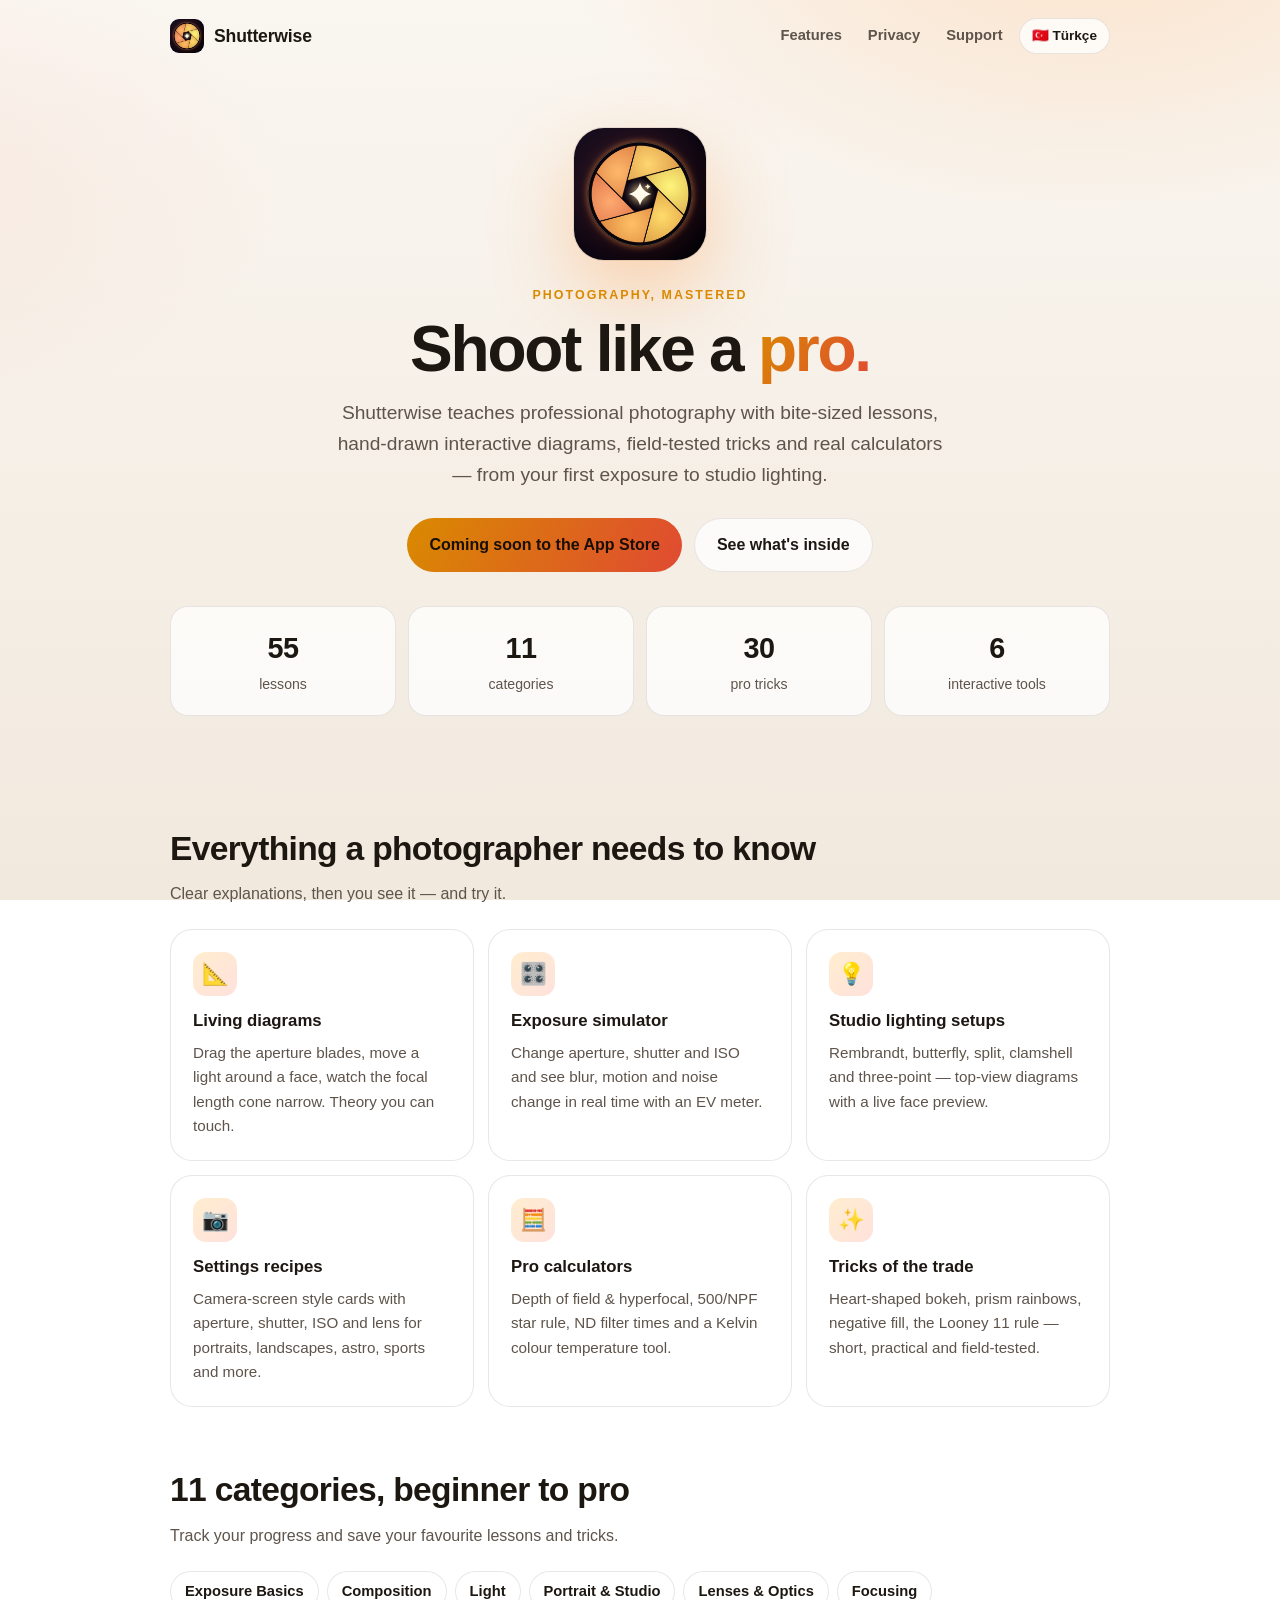
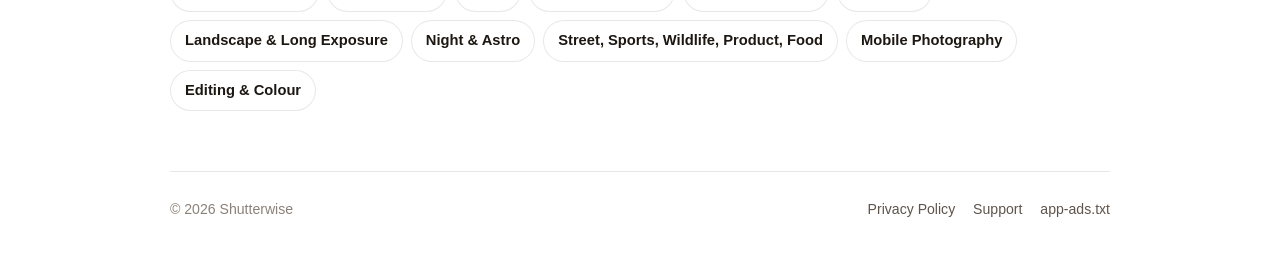
<file: index.html>
<!doctype html>
<html lang="en" data-lang="en">
<head>
  <meta charset="utf-8">
  <meta name="viewport" content="width=device-width, initial-scale=1">
  <title>Shutterwise — Photography Tips</title>
  <meta name="description" content="Learn professional photography: exposure, composition, light, studio setups and pro tricks — with interactive diagrams and tools.">
  <meta property="og:title" content="Shutterwise — Photography Tips">
  <meta property="og:description" content="Pro photography lessons, tricks and interactive tools in your pocket.">
  <meta property="og:image" content="assets/icon.png">
  <link rel="icon" href="assets/icon.png">
  <link rel="apple-touch-icon" href="assets/icon.png">
  <link rel="stylesheet" href="assets/style.css">
  <script src="assets/lang.js"></script>
</head>
<body>
  <div class="wrap">
    <nav class="nav">
      <a class="brand" href="./"><img src="assets/icon.png" alt="">Shutterwise</a>
      <div class="nav-links">
        <a class="hide-sm" href="#features"><span lang="en">Features</span><span lang="tr">Özellikler</span></a>
        <a href="privacy/"><span lang="en">Privacy</span><span lang="tr">Gizlilik</span></a>
        <a href="support/"><span lang="en">Support</span><span lang="tr">Destek</span></a>
        <button class="lang-toggle" type="button">🇹🇷 Türkçe</button>
      </div>
    </nav>

    <header class="hero">
      <img class="hero-icon" src="assets/icon.png" alt="Shutterwise app icon">
      <div class="eyebrow"><span lang="en">Photography, mastered</span><span lang="tr">Fotoğrafçılıkta ustalaş</span></div>
      <h1>
        <span lang="en">Shoot like a <span class="grad">pro.</span></span>
        <span lang="tr">Profesyonel gibi <span class="grad">çek.</span></span>
      </h1>
      <p class="lead">
        <span lang="en">Shutterwise teaches professional photography with bite-sized lessons, hand-drawn interactive diagrams, field-tested tricks and real calculators — from your first exposure to studio lighting.</span>
        <span lang="tr">Shutterwise; kısa dersler, etkileşimli diyagramlar, sahada denenmiş trikler ve gerçek hesaplayıcılarla profesyonel fotoğrafçılığı öğretir — ilk pozlamandan stüdyo ışığına kadar.</span>
      </p>
      <div class="cta">
        <span class="btn primary"> <span lang="en">Coming soon to the App Store</span><span lang="tr">Yakında App Store'da</span></span>
        <a class="btn" href="#features"><span lang="en">See what's inside</span><span lang="tr">İçinde neler var</span></a>
      </div>
      <div class="stats">
        <div class="stat"><b>55</b><span lang="en">lessons</span><span lang="tr">ders</span></div>
        <div class="stat"><b>11</b><span lang="en">categories</span><span lang="tr">kategori</span></div>
        <div class="stat"><b>30</b><span lang="en">pro tricks</span><span lang="tr">pro trik</span></div>
        <div class="stat"><b>6</b><span lang="en">interactive tools</span><span lang="tr">etkileşimli araç</span></div>
      </div>
    </header>

    <h2 class="section-title" id="features"><span lang="en">Everything a photographer needs to know</span><span lang="tr">Bir fotoğrafçının bilmesi gereken her şey</span></h2>
    <p class="section-sub"><span lang="en">Clear explanations, then you see it — and try it.</span><span lang="tr">Önce net bir açıklama, sonra görürsün — ve kendin denersin.</span></p>
    <div class="grid">
      <div class="feature">
        <div class="ico">📐</div>
        <h3><span lang="en">Living diagrams</span><span lang="tr">Canlı diyagramlar</span></h3>
        <p><span lang="en">Drag the aperture blades, move a light around a face, watch the focal length cone narrow. Theory you can touch.</span><span lang="tr">Diyafram bıçaklarını kaydır, ışığı bir yüzün etrafında gezdir, odak uzaklığının daraldığını izle. Dokunabildiğin teori.</span></p>
      </div>
      <div class="feature">
        <div class="ico">🎛️</div>
        <h3><span lang="en">Exposure simulator</span><span lang="tr">Pozlama simülatörü</span></h3>
        <p><span lang="en">Change aperture, shutter and ISO and see blur, motion and noise change in real time with an EV meter.</span><span lang="tr">Diyafram, enstantane ve ISO'yu değiştir; bulanıklık, hareket ve grenin EV göstergesiyle anında nasıl değiştiğini gör.</span></p>
      </div>
      <div class="feature">
        <div class="ico">💡</div>
        <h3><span lang="en">Studio lighting setups</span><span lang="tr">Stüdyo ışık şemaları</span></h3>
        <p><span lang="en">Rembrandt, butterfly, split, clamshell and three-point — top-view diagrams with a live face preview.</span><span lang="tr">Rembrandt, kelebek, split, clamshell ve üç nokta — yüz önizlemeli üstten görünüm şemaları.</span></p>
      </div>
      <div class="feature">
        <div class="ico">📷</div>
        <h3><span lang="en">Settings recipes</span><span lang="tr">Ayar tarifleri</span></h3>
        <p><span lang="en">Camera-screen style cards with aperture, shutter, ISO and lens for portraits, landscapes, astro, sports and more.</span><span lang="tr">Portre, manzara, astro, spor ve daha fazlası için diyafram, enstantane, ISO ve lens içeren kamera ekranı tarzı kartlar.</span></p>
      </div>
      <div class="feature">
        <div class="ico">🧮</div>
        <h3><span lang="en">Pro calculators</span><span lang="tr">Profesyonel hesaplayıcılar</span></h3>
        <p><span lang="en">Depth of field &amp; hyperfocal, 500/NPF star rule, ND filter times and a Kelvin colour temperature tool.</span><span lang="tr">Alan derinliği ve hiperfokal, 500/NPF yıldız kuralı, ND filtre süreleri ve Kelvin renk sıcaklığı aracı.</span></p>
      </div>
      <div class="feature">
        <div class="ico">✨</div>
        <h3><span lang="en">Tricks of the trade</span><span lang="tr">Mesleğin trikleri</span></h3>
        <p><span lang="en">Heart-shaped bokeh, prism rainbows, negative fill, the Looney 11 rule — short, practical and field-tested.</span><span lang="tr">Kalp şeklinde bokeh, prizma gökkuşağı, negatif dolgu, Looney 11 kuralı — kısa, pratik ve sahada denenmiş.</span></p>
      </div>
    </div>

    <h2 class="section-title"><span lang="en">11 categories, beginner to pro</span><span lang="tr">Başlangıçtan profesyonele 11 kategori</span></h2>
    <p class="section-sub"><span lang="en">Track your progress and save your favourite lessons and tricks.</span><span lang="tr">İlerlemeni takip et, sevdiğin dersleri ve trikleri kaydet.</span></p>
    <div class="chips">
      <span class="chip"><span lang="en">Exposure Basics</span><span lang="tr">Pozlama Temelleri</span></span>
      <span class="chip"><span lang="en">Composition</span><span lang="tr">Kompozisyon</span></span>
      <span class="chip"><span lang="en">Light</span><span lang="tr">Işık</span></span>
      <span class="chip"><span lang="en">Portrait &amp; Studio</span><span lang="tr">Portre &amp; Stüdyo</span></span>
      <span class="chip"><span lang="en">Lenses &amp; Optics</span><span lang="tr">Lens &amp; Optik</span></span>
      <span class="chip"><span lang="en">Focusing</span><span lang="tr">Odaklama</span></span>
      <span class="chip"><span lang="en">Landscape &amp; Long Exposure</span><span lang="tr">Manzara &amp; Uzun Pozlama</span></span>
      <span class="chip"><span lang="en">Night &amp; Astro</span><span lang="tr">Gece &amp; Astro</span></span>
      <span class="chip"><span lang="en">Street, Sports, Wildlife, Product, Food</span><span lang="tr">Sokak, Spor, Vahşi Yaşam, Ürün, Yemek</span></span>
      <span class="chip"><span lang="en">Mobile Photography</span><span lang="tr">Mobil Fotoğrafçılık</span></span>
      <span class="chip"><span lang="en">Editing &amp; Colour</span><span lang="tr">Düzenleme &amp; Renk</span></span>
    </div>

    <footer>
      <span>© 2026 Shutterwise</span>
      <span>
        <a href="privacy/"><span lang="en">Privacy Policy</span><span lang="tr">Gizlilik Politikası</span></a>
        <a href="support/"><span lang="en">Support</span><span lang="tr">Destek</span></a>
        <a href="app-ads.txt">app-ads.txt</a>
      </span>
    </footer>
  </div>
</body>
</html>
</file>
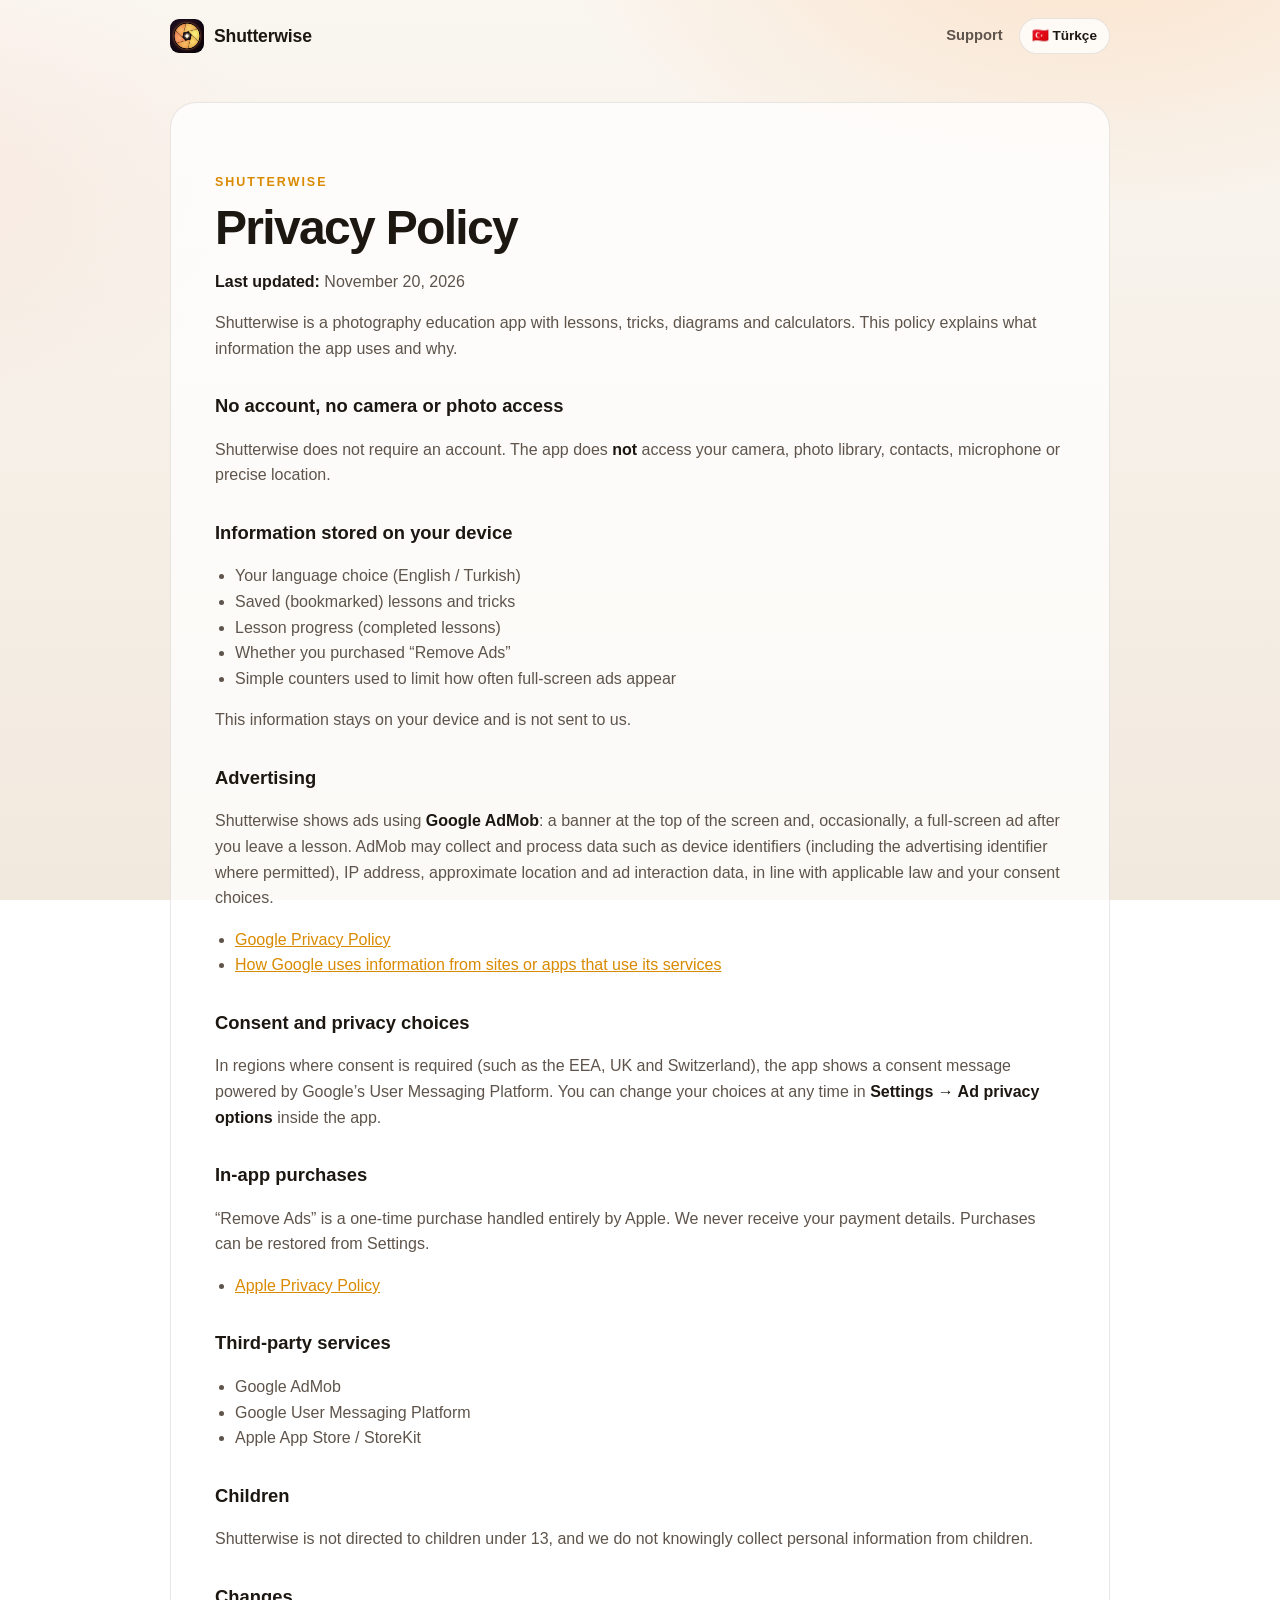
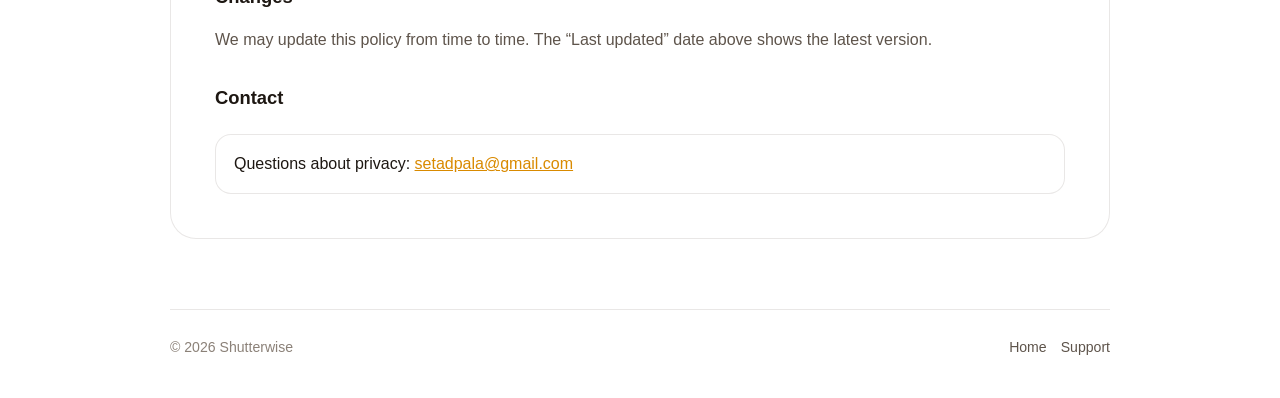
<file: privacy/index.html>
<!doctype html>
<html lang="en" data-lang="en">
<head>
  <meta charset="utf-8">
  <meta name="viewport" content="width=device-width, initial-scale=1">
  <title>Shutterwise — Privacy Policy</title>
  <link rel="icon" href="../assets/icon.png">
  <link rel="stylesheet" href="../assets/style.css">
  <script src="../assets/lang.js"></script>
</head>
<body>
  <div class="wrap">
    <nav class="nav">
      <a class="brand" href="../"><img src="../assets/icon.png" alt="">Shutterwise</a>
      <div class="nav-links">
        <a href="../support/"><span lang="en">Support</span><span lang="tr">Destek</span></a>
        <button class="lang-toggle" type="button">🇹🇷 Türkçe</button>
      </div>
    </nav>

    <!-- ENGLISH -->
    <article class="doc" lang="en">
      <div class="eyebrow">Shutterwise</div>
      <h1>Privacy Policy</h1>
      <p><strong>Last updated:</strong> November 20, 2026</p>
      <p>Shutterwise is a photography education app with lessons, tricks, diagrams and calculators. This policy explains what information the app uses and why.</p>

      <h2>No account, no camera or photo access</h2>
      <p>Shutterwise does not require an account. The app does <strong>not</strong> access your camera, photo library, contacts, microphone or precise location.</p>

      <h2>Information stored on your device</h2>
      <ul>
        <li>Your language choice (English / Turkish)</li>
        <li>Saved (bookmarked) lessons and tricks</li>
        <li>Lesson progress (completed lessons)</li>
        <li>Whether you purchased “Remove Ads”</li>
        <li>Simple counters used to limit how often full-screen ads appear</li>
      </ul>
      <p>This information stays on your device and is not sent to us.</p>

      <h2>Advertising</h2>
      <p>Shutterwise shows ads using <strong>Google AdMob</strong>: a banner at the top of the screen and, occasionally, a full-screen ad after you leave a lesson. AdMob may collect and process data such as device identifiers (including the advertising identifier where permitted), IP address, approximate location and ad interaction data, in line with applicable law and your consent choices.</p>
      <ul>
        <li><a href="https://policies.google.com/privacy">Google Privacy Policy</a></li>
        <li><a href="https://policies.google.com/technologies/partner-sites">How Google uses information from sites or apps that use its services</a></li>
      </ul>

      <h2>Consent and privacy choices</h2>
      <p>In regions where consent is required (such as the EEA, UK and Switzerland), the app shows a consent message powered by Google’s User Messaging Platform. You can change your choices at any time in <strong>Settings → Ad privacy options</strong> inside the app.</p>

      <h2>In-app purchases</h2>
      <p>“Remove Ads” is a one-time purchase handled entirely by Apple. We never receive your payment details. Purchases can be restored from Settings.</p>
      <ul><li><a href="https://www.apple.com/legal/privacy/">Apple Privacy Policy</a></li></ul>

      <h2>Third-party services</h2>
      <ul>
        <li>Google AdMob</li>
        <li>Google User Messaging Platform</li>
        <li>Apple App Store / StoreKit</li>
      </ul>

      <h2>Children</h2>
      <p>Shutterwise is not directed to children under 13, and we do not knowingly collect personal information from children.</p>

      <h2>Changes</h2>
      <p>We may update this policy from time to time. The “Last updated” date above shows the latest version.</p>

      <h2>Contact</h2>
      <div class="note">Questions about privacy: <a href="mailto:setadpala@gmail.com">setadpala@gmail.com</a></div>
    </article>

    <!-- TÜRKÇE -->
    <article class="doc" lang="tr">
      <div class="eyebrow">Shutterwise</div>
      <h1>Gizlilik Politikası</h1>
      <p><strong>Son güncelleme:</strong> 20 Kasım 2026</p>
      <p>Shutterwise; dersler, trikler, diyagramlar ve hesaplayıcılar içeren bir fotoğrafçılık eğitim uygulamasıdır. Bu politika, uygulamanın hangi bilgileri neden kullandığını açıklar.</p>

      <h2>Hesap yok, kamera veya fotoğraf erişimi yok</h2>
      <p>Shutterwise hesap gerektirmez. Uygulama kameranıza, fotoğraf arşivinize, kişilerinize, mikrofonunuza veya kesin konumunuza <strong>erişmez</strong>.</p>

      <h2>Cihazınızda saklanan bilgiler</h2>
      <ul>
        <li>Dil tercihiniz (İngilizce / Türkçe)</li>
        <li>Kaydettiğiniz dersler ve trikler</li>
        <li>Ders ilerlemeniz (tamamlanan dersler)</li>
        <li>“Reklamları Kaldır” satın alımı yapıp yapmadığınız</li>
        <li>Tam ekran reklamların sıklığını sınırlamak için kullanılan basit sayaçlar</li>
      </ul>
      <p>Bu bilgiler cihazınızda kalır ve bize gönderilmez.</p>

      <h2>Reklamlar</h2>
      <p>Shutterwise, <strong>Google AdMob</strong> ile reklam gösterir: ekranın üstünde bir banner ve zaman zaman bir dersten çıktığınızda tam ekran reklam. AdMob; yürürlükteki mevzuat ve onay tercihlerinize uygun olarak cihaz tanımlayıcıları (izin verilen durumlarda reklam kimliği dahil), IP adresi, yaklaşık konum ve reklam etkileşim verileri gibi bilgileri toplayabilir ve işleyebilir.</p>
      <ul>
        <li><a href="https://policies.google.com/privacy?hl=tr">Google Gizlilik Politikası</a></li>
        <li><a href="https://policies.google.com/technologies/partner-sites?hl=tr">Google, hizmetlerini kullanan site ve uygulamalardaki bilgileri nasıl kullanır</a></li>
      </ul>

      <h2>Onay ve gizlilik tercihleri</h2>
      <p>Onay gerektiren bölgelerde (AEA, Birleşik Krallık ve İsviçre gibi) uygulama, Google’ın Kullanıcı Mesajlaşma Platformu ile bir onay mesajı gösterir. Tercihlerinizi istediğiniz zaman uygulama içinde <strong>Ayarlar → Reklam gizlilik seçenekleri</strong> bölümünden değiştirebilirsiniz.</p>

      <h2>Uygulama içi satın alımlar</h2>
      <p>“Reklamları Kaldır” tek seferlik bir satın alımdır ve tamamen Apple tarafından işlenir. Ödeme bilgileriniz bize hiçbir zaman ulaşmaz. Satın alımlar Ayarlar’dan geri yüklenebilir.</p>
      <ul><li><a href="https://www.apple.com/tr/legal/privacy/">Apple Gizlilik Politikası</a></li></ul>

      <h2>Üçüncü taraf hizmetler</h2>
      <ul>
        <li>Google AdMob</li>
        <li>Google Kullanıcı Mesajlaşma Platformu</li>
        <li>Apple App Store / StoreKit</li>
      </ul>

      <h2>Çocuklar</h2>
      <p>Shutterwise 13 yaş altındaki çocuklara yönelik değildir ve çocuklardan bilerek kişisel bilgi toplamayız.</p>

      <h2>Değişiklikler</h2>
      <p>Bu politikayı zaman zaman güncelleyebiliriz. Yukarıdaki “Son güncelleme” tarihi en güncel sürümü gösterir.</p>

      <h2>İletişim</h2>
      <div class="note">Gizlilikle ilgili sorular: <a href="mailto:setadpala@gmail.com">setadpala@gmail.com</a></div>
    </article>

    <footer>
      <span>© 2026 Shutterwise</span>
      <span><a href="../"><span lang="en">Home</span><span lang="tr">Ana sayfa</span></a><a href="../support/"><span lang="en">Support</span><span lang="tr">Destek</span></a></span>
    </footer>
  </div>
</body>
</html>
</file>
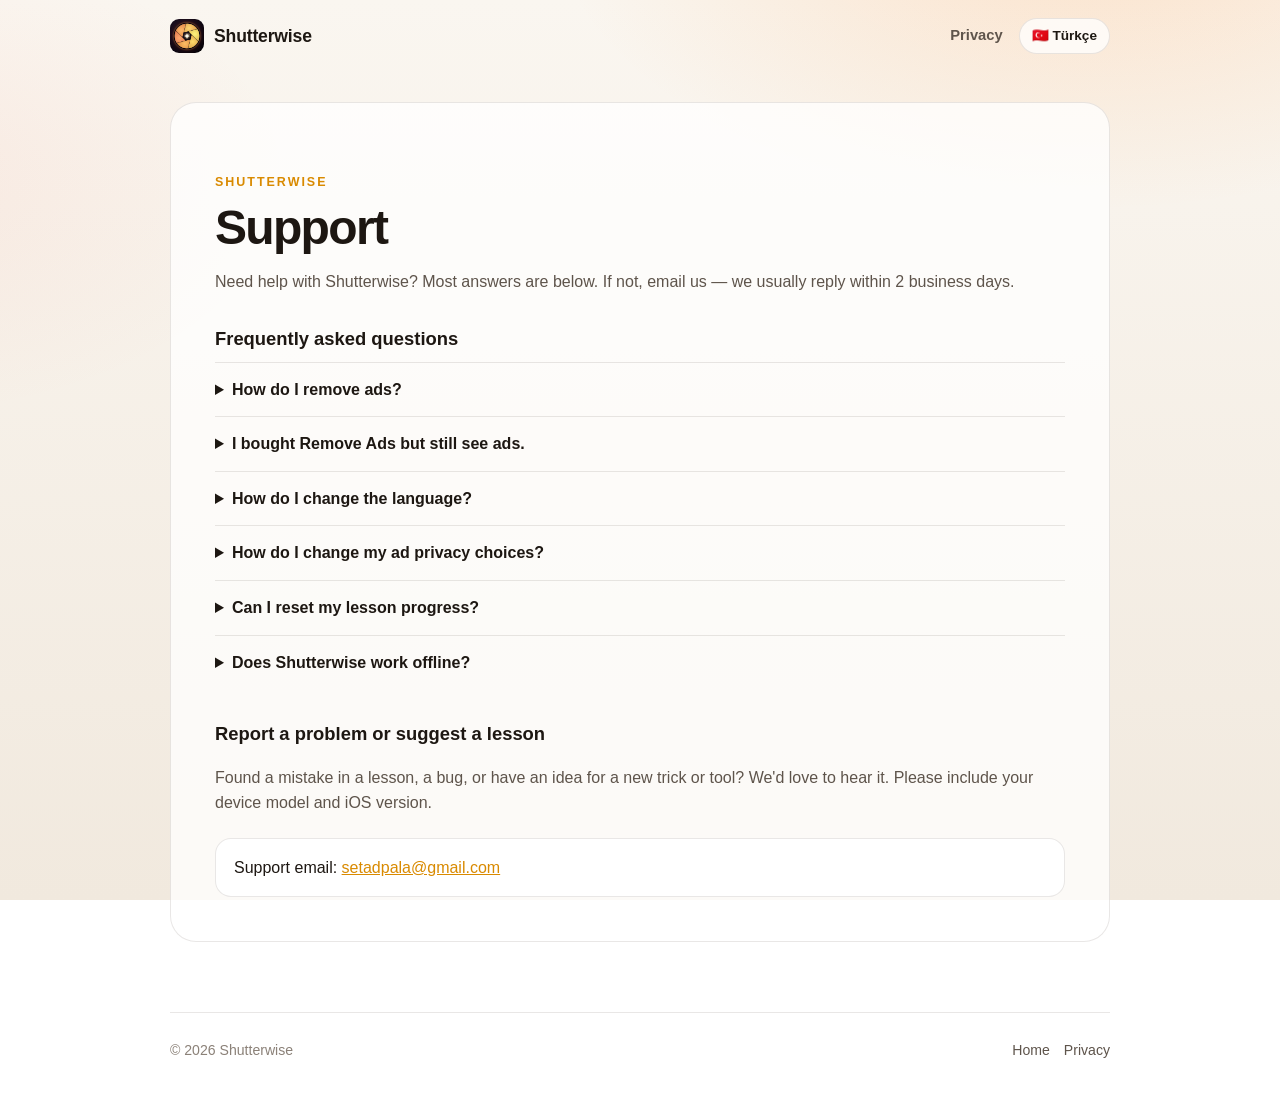
<file: support/index.html>
<!doctype html>
<html lang="en" data-lang="en">
<head>
  <meta charset="utf-8">
  <meta name="viewport" content="width=device-width, initial-scale=1">
  <title>Shutterwise — Support</title>
  <link rel="icon" href="../assets/icon.png">
  <link rel="stylesheet" href="../assets/style.css">
  <script src="../assets/lang.js"></script>
</head>
<body>
  <div class="wrap">
    <nav class="nav">
      <a class="brand" href="../"><img src="../assets/icon.png" alt="">Shutterwise</a>
      <div class="nav-links">
        <a href="../privacy/"><span lang="en">Privacy</span><span lang="tr">Gizlilik</span></a>
        <button class="lang-toggle" type="button">🇹🇷 Türkçe</button>
      </div>
    </nav>

    <!-- ENGLISH -->
    <article class="doc" lang="en">
      <div class="eyebrow">Shutterwise</div>
      <h1>Support</h1>
      <p>Need help with Shutterwise? Most answers are below. If not, email us — we usually reply within 2 business days.</p>

      <h2>Frequently asked questions</h2>
      <details><summary>How do I remove ads?</summary><p>Tap the ✕ next to the banner, or go to <strong>Settings → Remove Ads</strong>. It's a one-time purchase — no subscription.</p></details>
      <details><summary>I bought Remove Ads but still see ads.</summary><p>Open <strong>Settings → Restore Purchases</strong> while signed in with the same Apple ID you used to buy. Make sure you're connected to the internet.</p></details>
      <details><summary>How do I change the language?</summary><p>Tap the gear icon on the Discover tab and choose English or Türkçe. Lessons and the interface switch instantly.</p></details>
      <details><summary>How do I change my ad privacy choices?</summary><p>In supported regions, go to <strong>Settings → Ad privacy options</strong>.</p></details>
      <details><summary>Can I reset my lesson progress?</summary><p>Yes: <strong>Settings → Reset progress</strong>. Saved lessons and tricks are kept.</p></details>
      <details><summary>Does Shutterwise work offline?</summary><p>Yes. All lessons, tricks, diagrams and tools work without an internet connection. Only ads and purchases need a connection.</p></details>

      <h2>Report a problem or suggest a lesson</h2>
      <p>Found a mistake in a lesson, a bug, or have an idea for a new trick or tool? We'd love to hear it. Please include your device model and iOS version.</p>
      <div class="note">Support email: <a href="mailto:setadpala@gmail.com?subject=Shutterwise%20Support">setadpala@gmail.com</a></div>
    </article>

    <!-- TÜRKÇE -->
    <article class="doc" lang="tr">
      <div class="eyebrow">Shutterwise</div>
      <h1>Destek</h1>
      <p>Shutterwise ile ilgili yardıma mı ihtiyacın var? Yanıtların çoğu aşağıda. Bulamazsan bize e-posta gönder — genellikle 2 iş günü içinde yanıtlıyoruz.</p>

      <h2>Sık sorulan sorular</h2>
      <details><summary>Reklamları nasıl kaldırırım?</summary><p>Banner'ın yanındaki ✕ düğmesine dokun ya da <strong>Ayarlar → Reklamları Kaldır</strong> bölümüne git. Tek seferlik satın alımdır, abonelik değildir.</p></details>
      <details><summary>Reklamları kaldırmayı satın aldım ama hâlâ reklam görüyorum.</summary><p>Satın alırken kullandığın Apple kimliğiyle giriş yapmışken <strong>Ayarlar → Satın Alımları Geri Yükle</strong>'ye dokun. İnternete bağlı olduğundan emin ol.</p></details>
      <details><summary>Dili nasıl değiştiririm?</summary><p>Keşfet sekmesindeki dişli simgesine dokun ve English veya Türkçe'yi seç. Dersler ve arayüz anında değişir.</p></details>
      <details><summary>Reklam gizlilik tercihlerimi nasıl değiştiririm?</summary><p>Desteklenen bölgelerde <strong>Ayarlar → Reklam gizlilik seçenekleri</strong> bölümünden.</p></details>
      <details><summary>Ders ilerlememi sıfırlayabilir miyim?</summary><p>Evet: <strong>Ayarlar → İlerlemeyi sıfırla</strong>. Kaydettiğin dersler ve trikler silinmez.</p></details>
      <details><summary>Shutterwise internetsiz çalışır mı?</summary><p>Evet. Tüm dersler, trikler, diyagramlar ve araçlar internet olmadan çalışır. Yalnızca reklamlar ve satın alımlar bağlantı gerektirir.</p></details>

      <h2>Sorun bildir veya ders öner</h2>
      <p>Bir derste hata mı buldun, bir sorunla mı karşılaştın ya da yeni bir trik veya araç fikrin mi var? Duymak isteriz. Lütfen cihaz modelini ve iOS sürümünü de yaz.</p>
      <div class="note">Destek e-postası: <a href="mailto:setadpala@gmail.com?subject=Shutterwise%20Destek">setadpala@gmail.com</a></div>
    </article>

    <footer>
      <span>© 2026 Shutterwise</span>
      <span><a href="../"><span lang="en">Home</span><span lang="tr">Ana sayfa</span></a><a href="../privacy/"><span lang="en">Privacy</span><span lang="tr">Gizlilik</span></a></span>
    </footer>
  </div>
</body>
</html>
</file>
<file: assets/style.css>
:root {
  color-scheme: dark light;
  --bg: #0b0a0f;
  --bg2: #15121b;
  --card: rgba(255, 255, 255, 0.045);
  --card-strong: rgba(255, 255, 255, 0.07);
  --border: rgba(255, 255, 255, 0.09);
  --text: #f6f1ea;
  --muted: #b3aaa0;
  --faint: #7d756d;
  --amber: #ffb840;
  --coral: #ff6b52;
  --glow: rgba(255, 150, 60, 0.18);
}
@media (prefers-color-scheme: light) {
  :root {
    --bg: #faf6f0;
    --bg2: #f1e9de;
    --card: rgba(255, 255, 255, 0.75);
    --card-strong: rgba(255, 255, 255, 0.95);
    --border: rgba(40, 25, 10, 0.1);
    --text: #1d1712;
    --muted: #5e544b;
    --faint: #8b8178;
    --amber: #d98a00;
    --coral: #e04a32;
    --glow: rgba(255, 150, 60, 0.22);
  }
}

* { box-sizing: border-box; }
html { -webkit-text-size-adjust: 100%; }
body {
  margin: 0;
  font-family: -apple-system, BlinkMacSystemFont, "SF Pro Text", "Segoe UI", Roboto, sans-serif;
  background:
    radial-gradient(900px 500px at 85% -10%, var(--glow), transparent 60%),
    radial-gradient(700px 400px at -10% 20%, rgba(255, 107, 82, 0.08), transparent 60%),
    linear-gradient(180deg, var(--bg), var(--bg2));
  background-attachment: fixed;
  color: var(--text);
  line-height: 1.6;
  min-height: 100vh;
}
a { color: var(--amber); }
.wrap { max-width: 980px; margin: 0 auto; padding: 0 20px; }

/* Üst menü */
.nav {
  display: flex; align-items: center; justify-content: space-between;
  padding: 18px 0; gap: 12px;
}
.brand { display: flex; align-items: center; gap: 10px; text-decoration: none; color: var(--text); font-weight: 800; letter-spacing: -0.01em; font-size: 1.1rem; }
.brand img { width: 34px; height: 34px; border-radius: 9px; }
.nav-links { display: flex; align-items: center; gap: 6px; flex-wrap: wrap; justify-content: flex-end; }
.nav-links a { color: var(--muted); text-decoration: none; font-size: 0.92rem; font-weight: 600; padding: 6px 10px; border-radius: 999px; }
.nav-links a:hover { color: var(--text); background: var(--card); }
.lang-toggle {
  border: 1px solid var(--border); background: var(--card); color: var(--text);
  border-radius: 999px; padding: 6px 12px; font: inherit; font-size: 0.85rem; font-weight: 700; cursor: pointer;
}

/* Dil */
html[data-lang="en"] [lang="tr"], html[data-lang="tr"] [lang="en"] { display: none !important; }

/* Hero */
.hero { text-align: center; padding: 56px 0 40px; }
.hero-icon {
  display: block; margin: 0 auto;
  width: 132px; height: 132px; border-radius: 30px;
  box-shadow: 0 30px 80px rgba(255, 140, 50, 0.35), 0 0 0 1px var(--border);
  animation: float 6s ease-in-out infinite;
}
@keyframes float { 50% { transform: translateY(-8px); } }
@media (prefers-reduced-motion: reduce) { .hero-icon { animation: none; } }
.eyebrow { display: inline-block; margin: 26px 0 10px; font-size: 0.78rem; font-weight: 800; letter-spacing: 0.16em; text-transform: uppercase; color: var(--amber); }
h1 { font-size: clamp(2.3rem, 6vw, 4rem); line-height: 1.04; letter-spacing: -0.035em; margin: 0 0 16px; }
.grad { background: linear-gradient(120deg, var(--amber), var(--coral)); -webkit-background-clip: text; background-clip: text; color: transparent; }
.lead { color: var(--muted); font-size: clamp(1.02rem, 2.2vw, 1.2rem); max-width: 620px; margin: 0 auto; }
.cta { display: flex; gap: 12px; justify-content: center; flex-wrap: wrap; margin-top: 28px; }
.btn {
  display: inline-flex; align-items: center; gap: 8px; text-decoration: none; font-weight: 700;
  padding: 13px 22px; border-radius: 999px; border: 1px solid var(--border); color: var(--text); background: var(--card);
}
.btn.primary { background: linear-gradient(120deg, var(--amber), var(--coral)); color: #1a0f05; border: 0; }
.btn small { font-weight: 600; opacity: 0.75; }

/* İstatistikler */
.stats { display: grid; grid-template-columns: repeat(4, 1fr); gap: 12px; margin: 34px 0 10px; }
.stat { text-align: center; padding: 18px 10px; border-radius: 18px; background: var(--card); border: 1px solid var(--border); }
.stat b { display: block; font-size: 1.8rem; letter-spacing: -0.02em; }
.stat span { color: var(--muted); font-size: 0.88rem; }

/* Özellik kartları */
.section-title { font-size: clamp(1.5rem, 3.5vw, 2.1rem); letter-spacing: -0.02em; margin: 56px 0 6px; }
.section-sub { color: var(--muted); margin: 0 0 22px; }
.grid { display: grid; grid-template-columns: repeat(3, 1fr); gap: 14px; }
.feature { padding: 22px; border-radius: 22px; background: var(--card); border: 1px solid var(--border); }
.feature .ico {
  width: 44px; height: 44px; border-radius: 13px; display: grid; place-items: center; font-size: 1.35rem; margin-bottom: 12px;
  background: linear-gradient(135deg, rgba(255, 184, 64, 0.25), rgba(255, 107, 82, 0.2));
}
.feature h3 { margin: 0 0 6px; font-size: 1.05rem; }
.feature p { margin: 0; color: var(--muted); font-size: 0.95rem; }

.chips { display: flex; flex-wrap: wrap; gap: 8px; }
.chip { padding: 8px 14px; border-radius: 999px; background: var(--card); border: 1px solid var(--border); font-size: 0.92rem; font-weight: 600; }

/* Metin sayfaları (gizlilik / destek) */
.doc { margin: 30px 0 70px; padding: clamp(24px, 4vw, 44px); border-radius: 26px; background: var(--card); border: 1px solid var(--border); }
.doc h1 { font-size: clamp(2rem, 5vw, 3rem); }
.doc h2 { font-size: 1.15rem; margin: 30px 0 8px; }
.doc p, .doc li { color: var(--muted); }
.doc strong { color: var(--text); }
.doc ul { padding-left: 20px; }
.note { margin-top: 22px; padding: 16px 18px; border-radius: 16px; border: 1px solid var(--border); background: var(--card-strong); color: var(--text); }
details { border-top: 1px solid var(--border); padding: 14px 0; }
details summary { cursor: pointer; font-weight: 700; color: var(--text); }
details p { margin: 8px 0 0; }

footer { border-top: 1px solid var(--border); margin-top: 60px; padding: 26px 0 40px; color: var(--faint); font-size: 0.88rem; display: flex; justify-content: space-between; gap: 12px; flex-wrap: wrap; }
footer a { color: var(--muted); text-decoration: none; margin-left: 14px; }

@media (max-width: 560px) {
  .nav-links { flex-wrap: nowrap; gap: 2px; }
  .nav-links a { padding: 6px 7px; font-size: 0.85rem; }
  .lang-toggle { padding: 6px 9px; font-size: 0.8rem; white-space: nowrap; }
  .brand { font-size: 1rem; }
}
@media (max-width: 400px) {
  .nav-links a { display: none; }
}
@media (max-width: 760px) {
  .grid { grid-template-columns: 1fr; }
  .stats { grid-template-columns: repeat(2, 1fr); }
  .nav-links a.hide-sm { display: none; }
  footer a { margin: 0 14px 0 0; }
}
</file>
